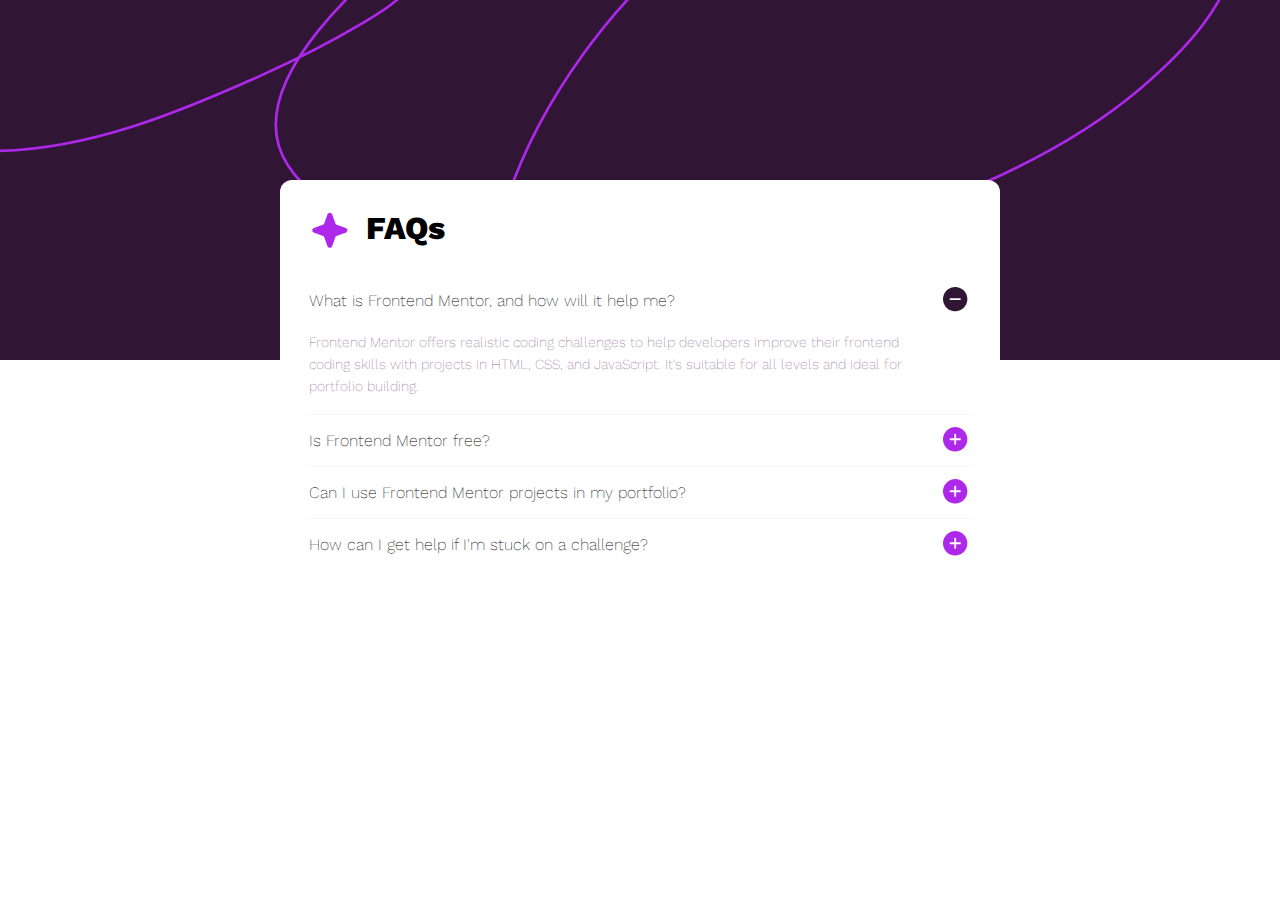
<file: index.html>
<!DOCTYPE html>
<html lang="en">

<head>
    <meta charset="UTF-8">
    <meta name="viewport" content="width=device-width, initial-scale=1.0">
    <title>exam-j.s</title>

    <!-- links -->
    <link rel="stylesheet" href="./css/style.css">

    <!-- font-family -->
    <link rel="stylesheet" href="./fonts/stylesheet.css">

</head>

<body>
    <section class="hero-sec">
        <div class="column-div">
            
            <div class="logo">
                <img src="./img/logo.png" alt="">
                <h1>FAQs</h1>
            </div>

            <div class="column-p">
                <div class="flex-text">
                    <h2>What is Frontend Mentor, and how will it help me?</h2>

                    <button>
                        <svg id="minus" id="minus" xmlns="http://www.w3.org/2000/svg" width="31" height="32" viewBox="0 0 31 32"
                            fill="none">
                            <path
                                d="M15.2 3.90301C12.7897 3.90321 10.4336 4.61813 8.42955 5.95737C6.42554 7.29662 4.86366 9.20004 3.94141 11.4269C3.01915 13.6538 2.77795 16.1042 3.2483 18.4682C3.71866 20.8322 4.87943 23.0036 6.58386 24.7079C8.28828 26.4122 10.4598 27.5728 12.8238 28.0429C15.1878 28.5131 17.6382 28.2717 19.865 27.3492C22.0918 26.4268 23.9951 24.8648 25.3342 22.8606C26.6733 20.8565 27.388 18.5003 27.388 16.09C27.3848 12.8585 26.0997 9.7603 23.8147 7.4753C21.5297 5.19029 18.4315 3.90618 15.2 3.90301ZM19.888 17.027H10.513C10.2697 17.0191 10.039 16.9168 9.86963 16.7419C9.7003 16.5669 9.60564 16.333 9.60564 16.0895C9.60564 15.846 9.7003 15.6121 9.86963 15.4372C10.039 15.2622 10.2697 15.16 10.513 15.152H19.887C20.1358 15.152 20.3744 15.2508 20.5503 15.4267C20.7262 15.6027 20.825 15.8412 20.825 16.09C20.825 16.3388 20.7262 16.5774 20.5503 16.7533C20.3744 16.9292 20.1358 17.028 19.887 17.028L19.888 17.027Z"
                                fill="#301534" />
                        </svg>
                    </button>
                </div>

                <p id="p1">
                    Frontend Mentor offers realistic coding challenges to help developers improve their frontend <br>
                    coding skills with projects in HTML, CSS, and JavaScript. It's suitable for all levels and ideal for
                    <br>
                    portfolio building.
                </p>
            </div>

            <!-- 3-divs -->
            <div class="box">
                <div class="flex-text">
                    <h2>Is Frontend Mentor free?</h2>

                    <button class="btn-plus">
                        <svg id="plus" xmlns="http://www.w3.org/2000/svg" width="31" height="32" viewBox="0 0 31 32"
                            fill="none">
                            <path
                                d="M15.2 4.083C12.7897 4.0832 10.4336 4.79812 8.42955 6.13737C6.42554 7.47661 4.86366 9.38003 3.94141 11.6069C3.01915 13.8338 2.77795 16.2842 3.2483 18.6482C3.71866 21.0122 4.87943 23.1836 6.58386 24.8879C8.28828 26.5921 10.4598 27.7527 12.8238 28.2229C15.1878 28.6931 17.6382 28.4517 19.865 27.5292C22.0918 26.6068 23.9951 25.0448 25.3342 23.0406C26.6733 21.0365 27.388 18.6803 27.388 16.27C27.384 13.0388 26.0987 9.941 23.8138 7.65617C21.529 5.37133 18.4313 4.08697 15.2 4.083ZM19.888 17.207H16.138V20.957C16.138 21.2058 16.0392 21.4444 15.8633 21.6203C15.6874 21.7962 15.4488 21.895 15.2 21.895C14.9512 21.895 14.7127 21.7962 14.5367 21.6203C14.3608 21.4444 14.262 21.2058 14.262 20.957V17.207H10.512C10.2687 17.1991 10.038 17.0968 9.86863 16.9219C9.6993 16.7469 9.60464 16.513 9.60464 16.2695C9.60464 16.026 9.6993 15.7921 9.86863 15.6172C10.038 15.4422 10.2687 15.3399 10.512 15.332H14.262V11.582C14.262 11.3332 14.3608 11.0946 14.5367 10.9187C14.7127 10.7428 14.9512 10.644 15.2 10.644C15.4488 10.644 15.6874 10.7428 15.8633 10.9187C16.0392 11.0946 16.138 11.3332 16.138 11.582V15.332H19.888C20.1368 15.332 20.3754 15.4308 20.5513 15.6067C20.7272 15.7826 20.826 16.0212 20.826 16.27C20.826 16.5188 20.7272 16.7574 20.5513 16.9333C20.3754 17.1092 20.1368 17.207 19.888 17.207Z"
                                fill="#AD28EB" />
                        </svg>
                    </button>
                </div>

                <p class="display-none">
                    Frontend Mentor offers realistic coding challenges to help developers improve their frontend <br>
                    coding skills with projects in HTML, CSS, and JavaScript. It's suitable for all levels and ideal for
                    <br>
                    portfolio building.
                </p>
            </div>

            <div class="box">
                <div class="flex-text">
                    <h2>Can I use Frontend Mentor projects in my portfolio?</h2>

                    <button class="btn-plus">
                        <svg id="plus" xmlns="http://www.w3.org/2000/svg" width="31" height="32" viewBox="0 0 31 32"
                            fill="none">
                            <path
                                d="M15.2 4.083C12.7897 4.0832 10.4336 4.79812 8.42955 6.13737C6.42554 7.47661 4.86366 9.38003 3.94141 11.6069C3.01915 13.8338 2.77795 16.2842 3.2483 18.6482C3.71866 21.0122 4.87943 23.1836 6.58386 24.8879C8.28828 26.5921 10.4598 27.7527 12.8238 28.2229C15.1878 28.6931 17.6382 28.4517 19.865 27.5292C22.0918 26.6068 23.9951 25.0448 25.3342 23.0406C26.6733 21.0365 27.388 18.6803 27.388 16.27C27.384 13.0388 26.0987 9.941 23.8138 7.65617C21.529 5.37133 18.4313 4.08697 15.2 4.083ZM19.888 17.207H16.138V20.957C16.138 21.2058 16.0392 21.4444 15.8633 21.6203C15.6874 21.7962 15.4488 21.895 15.2 21.895C14.9512 21.895 14.7127 21.7962 14.5367 21.6203C14.3608 21.4444 14.262 21.2058 14.262 20.957V17.207H10.512C10.2687 17.1991 10.038 17.0968 9.86863 16.9219C9.6993 16.7469 9.60464 16.513 9.60464 16.2695C9.60464 16.026 9.6993 15.7921 9.86863 15.6172C10.038 15.4422 10.2687 15.3399 10.512 15.332H14.262V11.582C14.262 11.3332 14.3608 11.0946 14.5367 10.9187C14.7127 10.7428 14.9512 10.644 15.2 10.644C15.4488 10.644 15.6874 10.7428 15.8633 10.9187C16.0392 11.0946 16.138 11.3332 16.138 11.582V15.332H19.888C20.1368 15.332 20.3754 15.4308 20.5513 15.6067C20.7272 15.7826 20.826 16.0212 20.826 16.27C20.826 16.5188 20.7272 16.7574 20.5513 16.9333C20.3754 17.1092 20.1368 17.207 19.888 17.207Z"
                                fill="#AD28EB" />
                        </svg>
                    </button>
                </div>

                <p class="display-none">
                    Frontend Mentor offers realistic coding challenges to help developers improve their frontend <br>
                    coding skills with projects in HTML, CSS, and JavaScript. It's suitable for all levels and ideal for
                    <br>
                    portfolio building.
                </p>
            </div>

            <div class="box not">
                <div class="flex-text">
                    <h2>How can I get help if I'm stuck on a challenge?</h2>

                    <button class="btn-plus">
                        <svg id="plus" xmlns="http://www.w3.org/2000/svg" width="31" height="32" viewBox="0 0 31 32"
                        fill="none">
                        <path
                            d="M15.2 4.083C12.7897 4.0832 10.4336 4.79812 8.42955 6.13737C6.42554 7.47661 4.86366 9.38003 3.94141 11.6069C3.01915 13.8338 2.77795 16.2842 3.2483 18.6482C3.71866 21.0122 4.87943 23.1836 6.58386 24.8879C8.28828 26.5921 10.4598 27.7527 12.8238 28.2229C15.1878 28.6931 17.6382 28.4517 19.865 27.5292C22.0918 26.6068 23.9951 25.0448 25.3342 23.0406C26.6733 21.0365 27.388 18.6803 27.388 16.27C27.384 13.0388 26.0987 9.941 23.8138 7.65617C21.529 5.37133 18.4313 4.08697 15.2 4.083ZM19.888 17.207H16.138V20.957C16.138 21.2058 16.0392 21.4444 15.8633 21.6203C15.6874 21.7962 15.4488 21.895 15.2 21.895C14.9512 21.895 14.7127 21.7962 14.5367 21.6203C14.3608 21.4444 14.262 21.2058 14.262 20.957V17.207H10.512C10.2687 17.1991 10.038 17.0968 9.86863 16.9219C9.6993 16.7469 9.60464 16.513 9.60464 16.2695C9.60464 16.026 9.6993 15.7921 9.86863 15.6172C10.038 15.4422 10.2687 15.3399 10.512 15.332H14.262V11.582C14.262 11.3332 14.3608 11.0946 14.5367 10.9187C14.7127 10.7428 14.9512 10.644 15.2 10.644C15.4488 10.644 15.6874 10.7428 15.8633 10.9187C16.0392 11.0946 16.138 11.3332 16.138 11.582V15.332H19.888C20.1368 15.332 20.3754 15.4308 20.5513 15.6067C20.7272 15.7826 20.826 16.0212 20.826 16.27C20.826 16.5188 20.7272 16.7574 20.5513 16.9333C20.3754 17.1092 20.1368 17.207 19.888 17.207Z"
                            fill="#AD28EB" />
                    </svg>
                    </button>
                </div>

                <p class="display-none">
                    Frontend Mentor offers realistic coding challenges to help developers improve their frontend <br>
                    coding skills with projects in HTML, CSS, and JavaScript. It's suitable for all levels and ideal for
                    <br>
                    portfolio building.
                </p>
            </div>
        </div>
    </section>

    <script type="text/JavaScript" src="./js/app.js"></script>
</body>

</html>
</file>
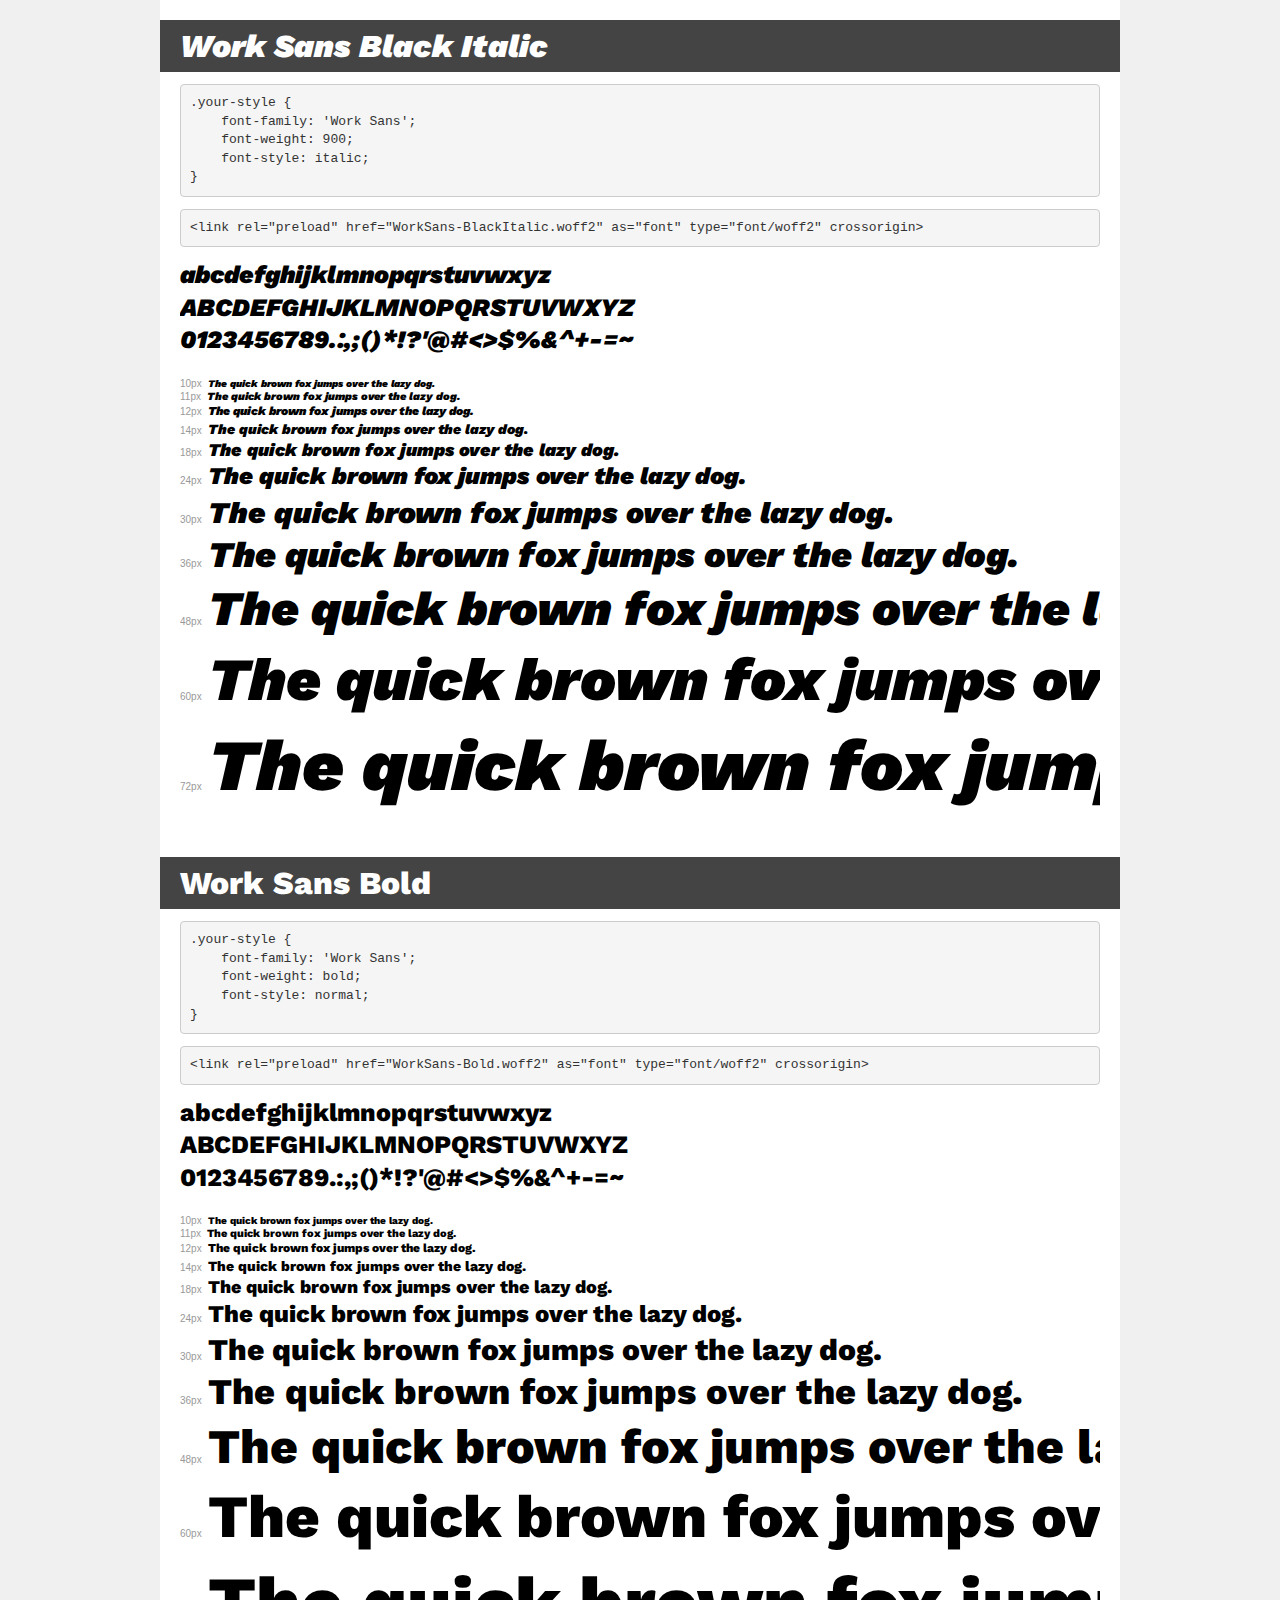
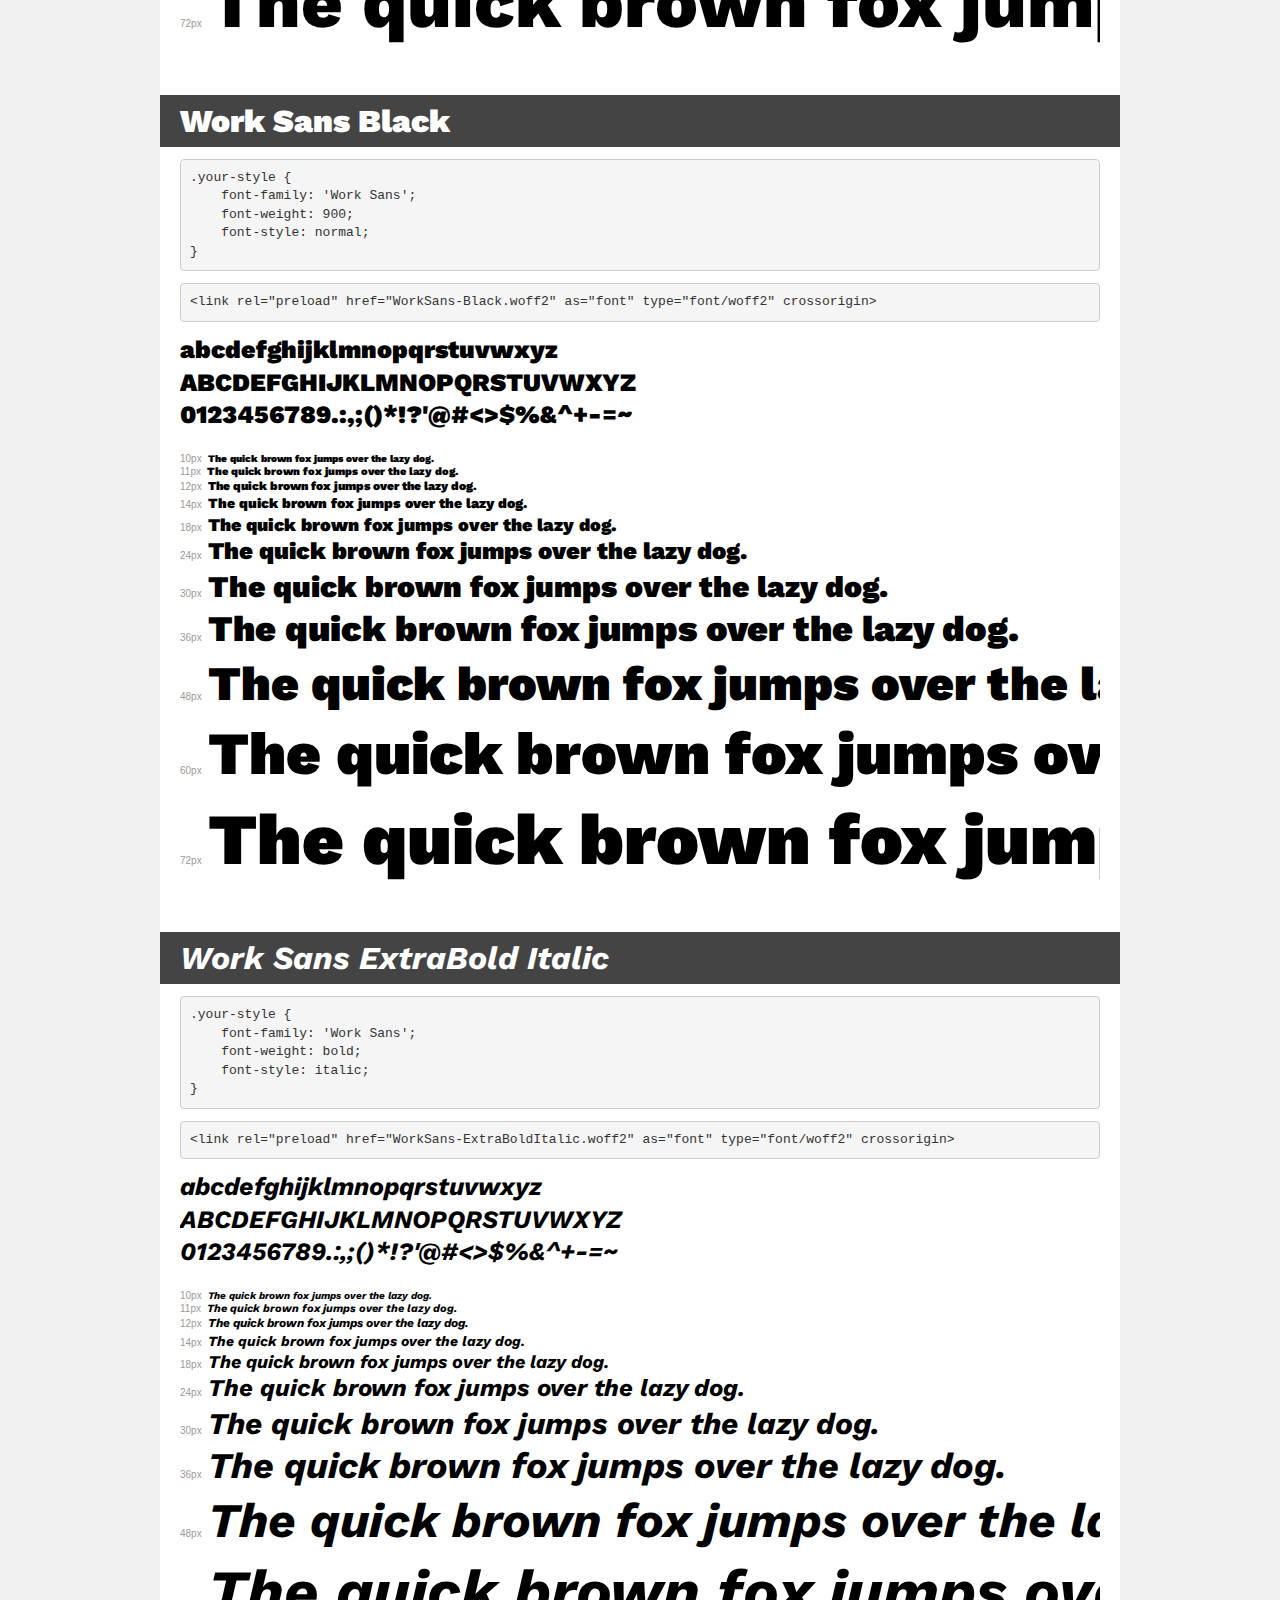
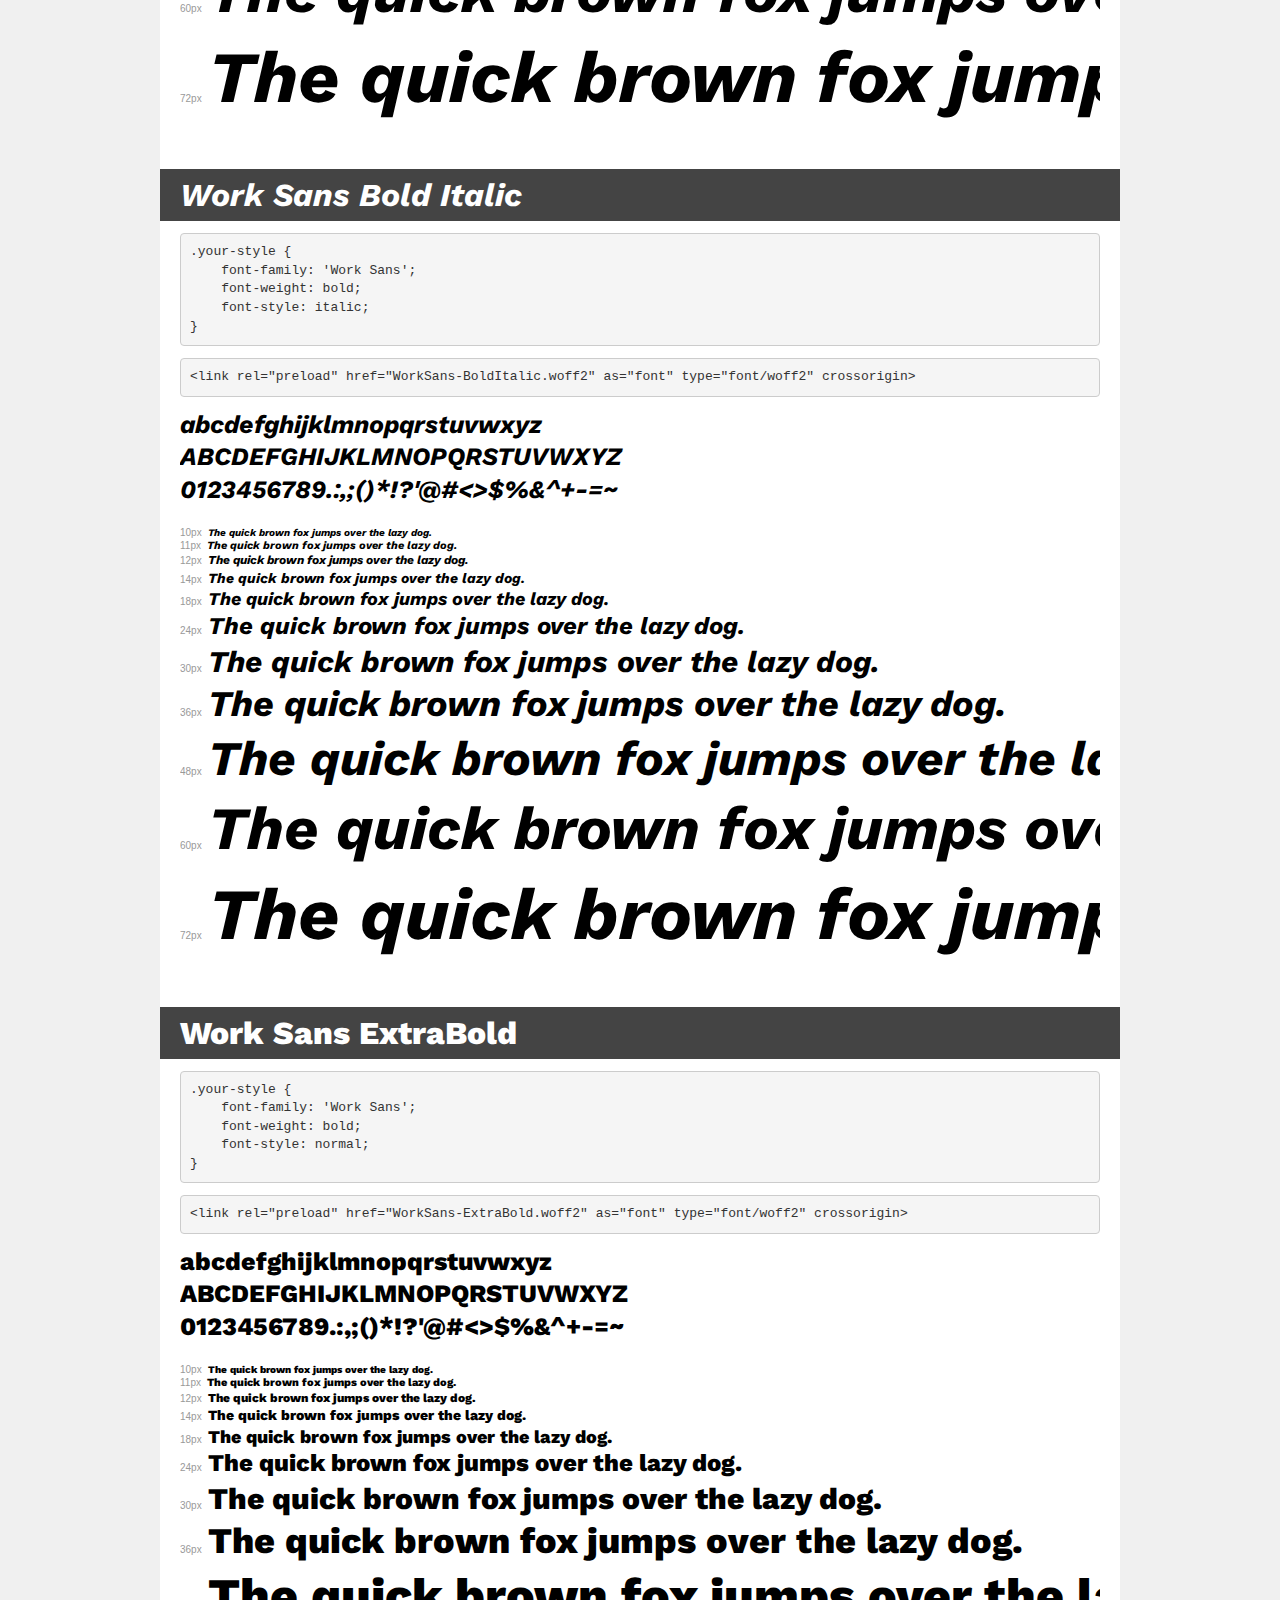
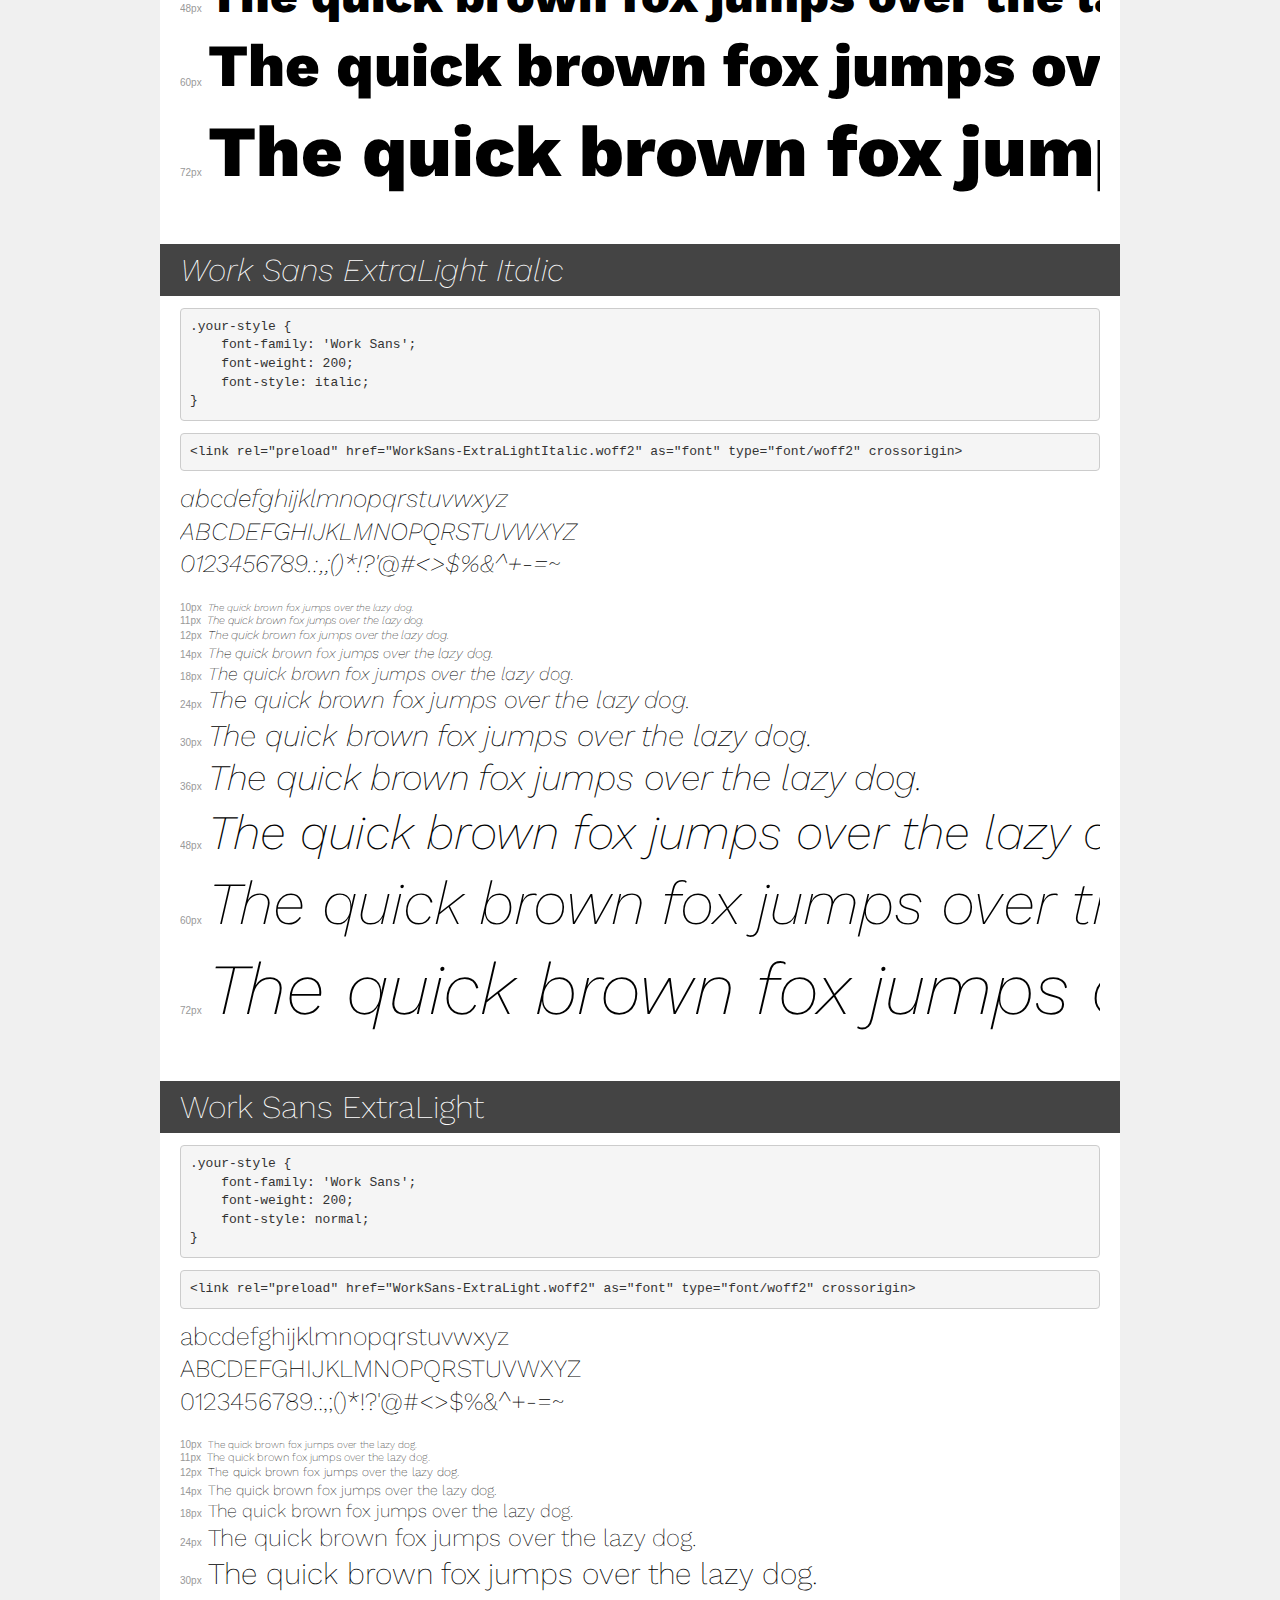
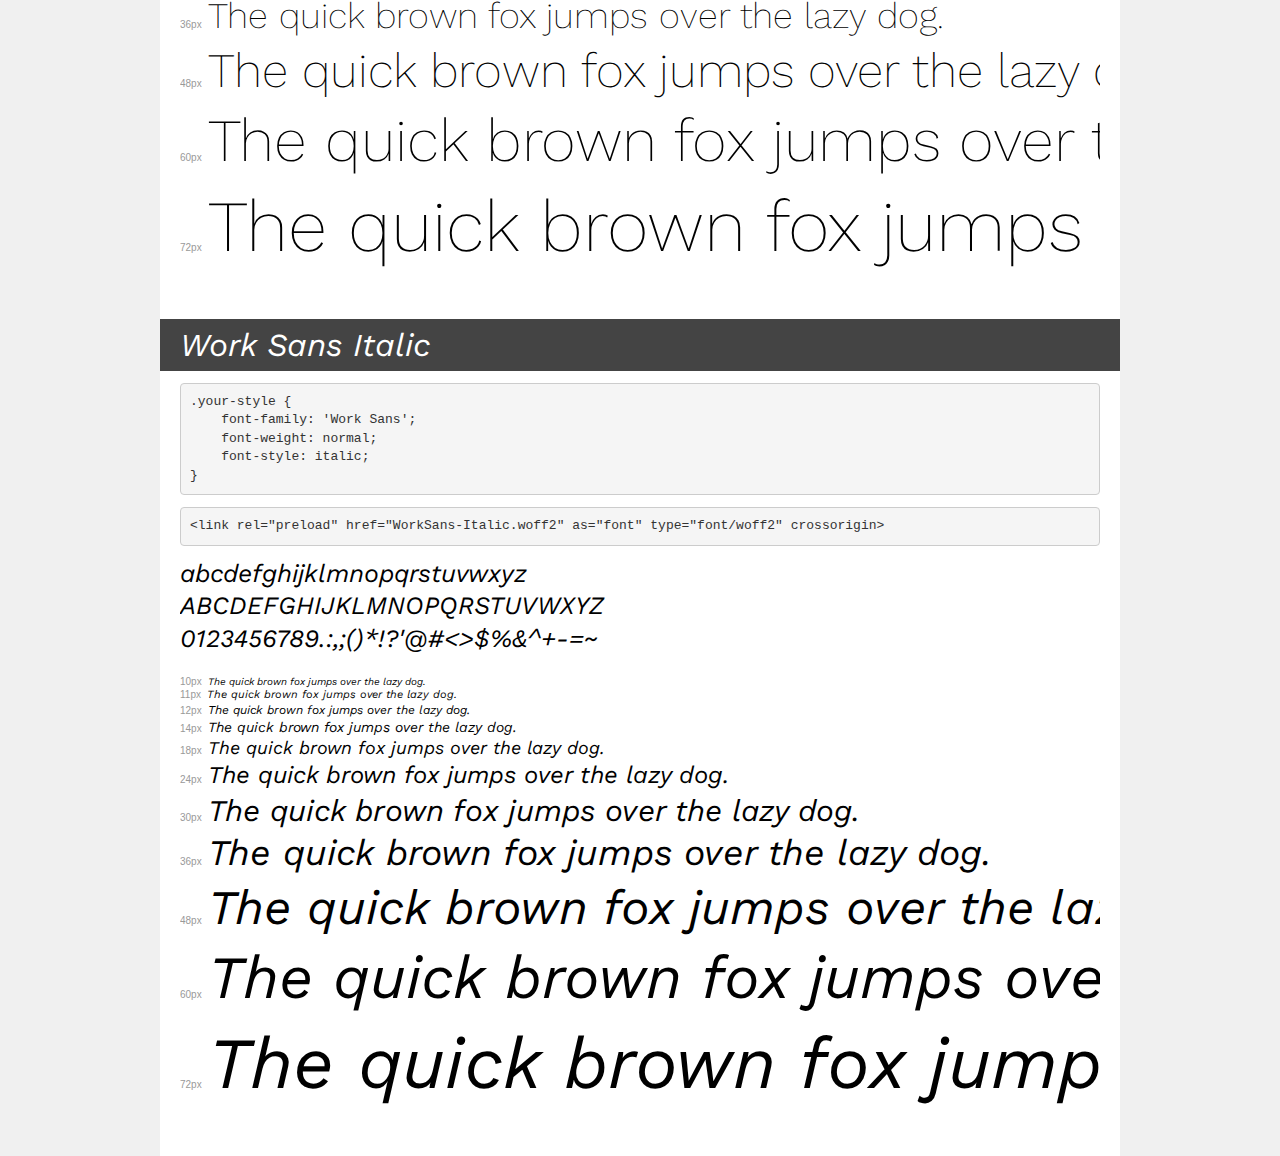
<file: fonts/demo.html>
<!DOCTYPE html>
<html lang="en">
<head>
    <meta charset="utf-8">
    <meta http-equiv="X-UA-Compatible" content="IE=edge">
    <meta name="viewport" content="width=device-width, initial-scale=1">
    <meta name="robots" content="noindex, noarchive">
    <meta name="format-detection" content="telephone=no">
    <title>Transfonter demo</title>
    <link href="stylesheet.css" rel="stylesheet">
    <style>
        /*
        http://meyerweb.com/eric/tools/css/reset/
        v2.0 | 20110126
        License: none (public domain)
        */
        html, body, div, span, applet, object, iframe,
        h1, h2, h3, h4, h5, h6, p, blockquote, pre,
        a, abbr, acronym, address, big, cite, code,
        del, dfn, em, img, ins, kbd, q, s, samp,
        small, strike, strong, sub, sup, tt, var,
        b, u, i, center,
        dl, dt, dd, ol, ul, li,
        fieldset, form, label, legend,
        table, caption, tbody, tfoot, thead, tr, th, td,
        article, aside, canvas, details, embed,
        figure, figcaption, footer, header, hgroup,
        menu, nav, output, ruby, section, summary,
        time, mark, audio, video {
            margin: 0;
            padding: 0;
            border: 0;
            font-size: 100%;
            font: inherit;
            vertical-align: baseline;
        }
        /* HTML5 display-role reset for older browsers */
        article, aside, details, figcaption, figure,
        footer, header, hgroup, menu, nav, section {
            display: block;
        }
        body {
            line-height: 1;
        }
        ol, ul {
            list-style: none;
        }
        blockquote, q {
            quotes: none;
        }
        blockquote:before, blockquote:after,
        q:before, q:after {
            content: '';
            content: none;
        }
        table {
            border-collapse: collapse;
            border-spacing: 0;
        }
        /* demo styles */
        body {
            background: #f0f0f0;
            color: #000;
        }
        .page {
            background: #fff;
            width: 920px;
            margin: 0 auto;
            padding: 20px 20px 0 20px;
            overflow: hidden;
        }
        .font-container {
            overflow-x: auto;
            overflow-y: hidden;
            margin-bottom: 40px;
            line-height: 1.3;
            white-space: nowrap;
            padding-bottom: 5px;
        }
        h1 {
            position: relative;
            background: #444;
            font-size: 32px;
            color: #fff;
            padding: 10px 20px;
            margin: 0 -20px 12px -20px;
        }
        .letters {
            font-size: 25px;
            margin-bottom: 20px;
        }
        .s10:before {
            content: '10px';
        }
        .s11:before {
            content: '11px';
        }
        .s12:before {
            content: '12px';
        }
        .s14:before {
            content: '14px';
        }
        .s18:before {
            content: '18px';
        }
        .s24:before {
            content: '24px';
        }
        .s30:before {
            content: '30px';
        }
        .s36:before {
            content: '36px';
        }
        .s48:before {
            content: '48px';
        }
        .s60:before {
            content: '60px';
        }
        .s72:before {
            content: '72px';
        }
        .s10:before, .s11:before, .s12:before, .s14:before,
        .s18:before, .s24:before, .s30:before, .s36:before,
        .s48:before, .s60:before, .s72:before {
            font-family: Arial, sans-serif;
            font-size: 10px;
            font-weight: normal;
            font-style: normal;
            color: #999;
            padding-right: 6px;
        }
        pre {
            display: block;
            padding: 9px;
            margin: 0 0 12px;
            font-family: Monaco, Menlo, Consolas, "Courier New", monospace;
            font-size: 13px;
            line-height: 1.428571429;
            color: #333;
            font-weight: normal;
            font-style: normal;
            background-color: #f5f5f5;
            border: 1px solid #ccc;
            overflow-x: auto;
            border-radius: 4px;
        }
        /* responsive */
        @media (max-width: 959px) {
            .page {
                width: auto;
                margin: 0;
            }
        }
    </style>
</head>
<body>
<div class="page">
    <div class="demo">
        <h1 style="font-family: 'Work Sans'; font-weight: 900; font-style: italic;">Work Sans Black Italic</h1>
        <pre title="Usage">.your-style {
    font-family: 'Work Sans';
    font-weight: 900;
    font-style: italic;
}</pre>
        <pre title="Preload (optional)">
&lt;link rel=&quot;preload&quot; href=&quot;WorkSans-BlackItalic.woff2&quot; as=&quot;font&quot; type=&quot;font/woff2&quot; crossorigin&gt;</pre>
        <div class="font-container" style="font-family: 'Work Sans'; font-weight: 900; font-style: italic;">
            <p class="letters">
                abcdefghijklmnopqrstuvwxyz<br>
ABCDEFGHIJKLMNOPQRSTUVWXYZ<br>
                0123456789.:,;()*!?'@#&lt;&gt;$%&^+-=~
            </p>
            <p class="s10" style="font-size: 10px;">The quick brown fox jumps over the lazy dog.</p>
            <p class="s11" style="font-size: 11px;">The quick brown fox jumps over the lazy dog.</p>
            <p class="s12" style="font-size: 12px;">The quick brown fox jumps over the lazy dog.</p>
            <p class="s14" style="font-size: 14px;">The quick brown fox jumps over the lazy dog.</p>
            <p class="s18" style="font-size: 18px;">The quick brown fox jumps over the lazy dog.</p>
            <p class="s24" style="font-size: 24px;">The quick brown fox jumps over the lazy dog.</p>
            <p class="s30" style="font-size: 30px;">The quick brown fox jumps over the lazy dog.</p>
            <p class="s36" style="font-size: 36px;">The quick brown fox jumps over the lazy dog.</p>
            <p class="s48" style="font-size: 48px;">The quick brown fox jumps over the lazy dog.</p>
            <p class="s60" style="font-size: 60px;">The quick brown fox jumps over the lazy dog.</p>
            <p class="s72" style="font-size: 72px;">The quick brown fox jumps over the lazy dog.</p>
        </div>
    </div>

    <div class="demo">
        <h1 style="font-family: 'Work Sans'; font-weight: bold; font-style: normal;">Work Sans Bold</h1>
        <pre title="Usage">.your-style {
    font-family: 'Work Sans';
    font-weight: bold;
    font-style: normal;
}</pre>
        <pre title="Preload (optional)">
&lt;link rel=&quot;preload&quot; href=&quot;WorkSans-Bold.woff2&quot; as=&quot;font&quot; type=&quot;font/woff2&quot; crossorigin&gt;</pre>
        <div class="font-container" style="font-family: 'Work Sans'; font-weight: bold; font-style: normal;">
            <p class="letters">
                abcdefghijklmnopqrstuvwxyz<br>
ABCDEFGHIJKLMNOPQRSTUVWXYZ<br>
                0123456789.:,;()*!?'@#&lt;&gt;$%&^+-=~
            </p>
            <p class="s10" style="font-size: 10px;">The quick brown fox jumps over the lazy dog.</p>
            <p class="s11" style="font-size: 11px;">The quick brown fox jumps over the lazy dog.</p>
            <p class="s12" style="font-size: 12px;">The quick brown fox jumps over the lazy dog.</p>
            <p class="s14" style="font-size: 14px;">The quick brown fox jumps over the lazy dog.</p>
            <p class="s18" style="font-size: 18px;">The quick brown fox jumps over the lazy dog.</p>
            <p class="s24" style="font-size: 24px;">The quick brown fox jumps over the lazy dog.</p>
            <p class="s30" style="font-size: 30px;">The quick brown fox jumps over the lazy dog.</p>
            <p class="s36" style="font-size: 36px;">The quick brown fox jumps over the lazy dog.</p>
            <p class="s48" style="font-size: 48px;">The quick brown fox jumps over the lazy dog.</p>
            <p class="s60" style="font-size: 60px;">The quick brown fox jumps over the lazy dog.</p>
            <p class="s72" style="font-size: 72px;">The quick brown fox jumps over the lazy dog.</p>
        </div>
    </div>

    <div class="demo">
        <h1 style="font-family: 'Work Sans'; font-weight: 900; font-style: normal;">Work Sans Black</h1>
        <pre title="Usage">.your-style {
    font-family: 'Work Sans';
    font-weight: 900;
    font-style: normal;
}</pre>
        <pre title="Preload (optional)">
&lt;link rel=&quot;preload&quot; href=&quot;WorkSans-Black.woff2&quot; as=&quot;font&quot; type=&quot;font/woff2&quot; crossorigin&gt;</pre>
        <div class="font-container" style="font-family: 'Work Sans'; font-weight: 900; font-style: normal;">
            <p class="letters">
                abcdefghijklmnopqrstuvwxyz<br>
ABCDEFGHIJKLMNOPQRSTUVWXYZ<br>
                0123456789.:,;()*!?'@#&lt;&gt;$%&^+-=~
            </p>
            <p class="s10" style="font-size: 10px;">The quick brown fox jumps over the lazy dog.</p>
            <p class="s11" style="font-size: 11px;">The quick brown fox jumps over the lazy dog.</p>
            <p class="s12" style="font-size: 12px;">The quick brown fox jumps over the lazy dog.</p>
            <p class="s14" style="font-size: 14px;">The quick brown fox jumps over the lazy dog.</p>
            <p class="s18" style="font-size: 18px;">The quick brown fox jumps over the lazy dog.</p>
            <p class="s24" style="font-size: 24px;">The quick brown fox jumps over the lazy dog.</p>
            <p class="s30" style="font-size: 30px;">The quick brown fox jumps over the lazy dog.</p>
            <p class="s36" style="font-size: 36px;">The quick brown fox jumps over the lazy dog.</p>
            <p class="s48" style="font-size: 48px;">The quick brown fox jumps over the lazy dog.</p>
            <p class="s60" style="font-size: 60px;">The quick brown fox jumps over the lazy dog.</p>
            <p class="s72" style="font-size: 72px;">The quick brown fox jumps over the lazy dog.</p>
        </div>
    </div>

    <div class="demo">
        <h1 style="font-family: 'Work Sans'; font-weight: bold; font-style: italic;">Work Sans ExtraBold Italic</h1>
        <pre title="Usage">.your-style {
    font-family: 'Work Sans';
    font-weight: bold;
    font-style: italic;
}</pre>
        <pre title="Preload (optional)">
&lt;link rel=&quot;preload&quot; href=&quot;WorkSans-ExtraBoldItalic.woff2&quot; as=&quot;font&quot; type=&quot;font/woff2&quot; crossorigin&gt;</pre>
        <div class="font-container" style="font-family: 'Work Sans'; font-weight: bold; font-style: italic;">
            <p class="letters">
                abcdefghijklmnopqrstuvwxyz<br>
ABCDEFGHIJKLMNOPQRSTUVWXYZ<br>
                0123456789.:,;()*!?'@#&lt;&gt;$%&^+-=~
            </p>
            <p class="s10" style="font-size: 10px;">The quick brown fox jumps over the lazy dog.</p>
            <p class="s11" style="font-size: 11px;">The quick brown fox jumps over the lazy dog.</p>
            <p class="s12" style="font-size: 12px;">The quick brown fox jumps over the lazy dog.</p>
            <p class="s14" style="font-size: 14px;">The quick brown fox jumps over the lazy dog.</p>
            <p class="s18" style="font-size: 18px;">The quick brown fox jumps over the lazy dog.</p>
            <p class="s24" style="font-size: 24px;">The quick brown fox jumps over the lazy dog.</p>
            <p class="s30" style="font-size: 30px;">The quick brown fox jumps over the lazy dog.</p>
            <p class="s36" style="font-size: 36px;">The quick brown fox jumps over the lazy dog.</p>
            <p class="s48" style="font-size: 48px;">The quick brown fox jumps over the lazy dog.</p>
            <p class="s60" style="font-size: 60px;">The quick brown fox jumps over the lazy dog.</p>
            <p class="s72" style="font-size: 72px;">The quick brown fox jumps over the lazy dog.</p>
        </div>
    </div>

    <div class="demo">
        <h1 style="font-family: 'Work Sans'; font-weight: bold; font-style: italic;">Work Sans Bold Italic</h1>
        <pre title="Usage">.your-style {
    font-family: 'Work Sans';
    font-weight: bold;
    font-style: italic;
}</pre>
        <pre title="Preload (optional)">
&lt;link rel=&quot;preload&quot; href=&quot;WorkSans-BoldItalic.woff2&quot; as=&quot;font&quot; type=&quot;font/woff2&quot; crossorigin&gt;</pre>
        <div class="font-container" style="font-family: 'Work Sans'; font-weight: bold; font-style: italic;">
            <p class="letters">
                abcdefghijklmnopqrstuvwxyz<br>
ABCDEFGHIJKLMNOPQRSTUVWXYZ<br>
                0123456789.:,;()*!?'@#&lt;&gt;$%&^+-=~
            </p>
            <p class="s10" style="font-size: 10px;">The quick brown fox jumps over the lazy dog.</p>
            <p class="s11" style="font-size: 11px;">The quick brown fox jumps over the lazy dog.</p>
            <p class="s12" style="font-size: 12px;">The quick brown fox jumps over the lazy dog.</p>
            <p class="s14" style="font-size: 14px;">The quick brown fox jumps over the lazy dog.</p>
            <p class="s18" style="font-size: 18px;">The quick brown fox jumps over the lazy dog.</p>
            <p class="s24" style="font-size: 24px;">The quick brown fox jumps over the lazy dog.</p>
            <p class="s30" style="font-size: 30px;">The quick brown fox jumps over the lazy dog.</p>
            <p class="s36" style="font-size: 36px;">The quick brown fox jumps over the lazy dog.</p>
            <p class="s48" style="font-size: 48px;">The quick brown fox jumps over the lazy dog.</p>
            <p class="s60" style="font-size: 60px;">The quick brown fox jumps over the lazy dog.</p>
            <p class="s72" style="font-size: 72px;">The quick brown fox jumps over the lazy dog.</p>
        </div>
    </div>

    <div class="demo">
        <h1 style="font-family: 'Work Sans'; font-weight: bold; font-style: normal;">Work Sans ExtraBold</h1>
        <pre title="Usage">.your-style {
    font-family: 'Work Sans';
    font-weight: bold;
    font-style: normal;
}</pre>
        <pre title="Preload (optional)">
&lt;link rel=&quot;preload&quot; href=&quot;WorkSans-ExtraBold.woff2&quot; as=&quot;font&quot; type=&quot;font/woff2&quot; crossorigin&gt;</pre>
        <div class="font-container" style="font-family: 'Work Sans'; font-weight: bold; font-style: normal;">
            <p class="letters">
                abcdefghijklmnopqrstuvwxyz<br>
ABCDEFGHIJKLMNOPQRSTUVWXYZ<br>
                0123456789.:,;()*!?'@#&lt;&gt;$%&^+-=~
            </p>
            <p class="s10" style="font-size: 10px;">The quick brown fox jumps over the lazy dog.</p>
            <p class="s11" style="font-size: 11px;">The quick brown fox jumps over the lazy dog.</p>
            <p class="s12" style="font-size: 12px;">The quick brown fox jumps over the lazy dog.</p>
            <p class="s14" style="font-size: 14px;">The quick brown fox jumps over the lazy dog.</p>
            <p class="s18" style="font-size: 18px;">The quick brown fox jumps over the lazy dog.</p>
            <p class="s24" style="font-size: 24px;">The quick brown fox jumps over the lazy dog.</p>
            <p class="s30" style="font-size: 30px;">The quick brown fox jumps over the lazy dog.</p>
            <p class="s36" style="font-size: 36px;">The quick brown fox jumps over the lazy dog.</p>
            <p class="s48" style="font-size: 48px;">The quick brown fox jumps over the lazy dog.</p>
            <p class="s60" style="font-size: 60px;">The quick brown fox jumps over the lazy dog.</p>
            <p class="s72" style="font-size: 72px;">The quick brown fox jumps over the lazy dog.</p>
        </div>
    </div>

    <div class="demo">
        <h1 style="font-family: 'Work Sans'; font-weight: 200; font-style: italic;">Work Sans ExtraLight Italic</h1>
        <pre title="Usage">.your-style {
    font-family: 'Work Sans';
    font-weight: 200;
    font-style: italic;
}</pre>
        <pre title="Preload (optional)">
&lt;link rel=&quot;preload&quot; href=&quot;WorkSans-ExtraLightItalic.woff2&quot; as=&quot;font&quot; type=&quot;font/woff2&quot; crossorigin&gt;</pre>
        <div class="font-container" style="font-family: 'Work Sans'; font-weight: 200; font-style: italic;">
            <p class="letters">
                abcdefghijklmnopqrstuvwxyz<br>
ABCDEFGHIJKLMNOPQRSTUVWXYZ<br>
                0123456789.:,;()*!?'@#&lt;&gt;$%&^+-=~
            </p>
            <p class="s10" style="font-size: 10px;">The quick brown fox jumps over the lazy dog.</p>
            <p class="s11" style="font-size: 11px;">The quick brown fox jumps over the lazy dog.</p>
            <p class="s12" style="font-size: 12px;">The quick brown fox jumps over the lazy dog.</p>
            <p class="s14" style="font-size: 14px;">The quick brown fox jumps over the lazy dog.</p>
            <p class="s18" style="font-size: 18px;">The quick brown fox jumps over the lazy dog.</p>
            <p class="s24" style="font-size: 24px;">The quick brown fox jumps over the lazy dog.</p>
            <p class="s30" style="font-size: 30px;">The quick brown fox jumps over the lazy dog.</p>
            <p class="s36" style="font-size: 36px;">The quick brown fox jumps over the lazy dog.</p>
            <p class="s48" style="font-size: 48px;">The quick brown fox jumps over the lazy dog.</p>
            <p class="s60" style="font-size: 60px;">The quick brown fox jumps over the lazy dog.</p>
            <p class="s72" style="font-size: 72px;">The quick brown fox jumps over the lazy dog.</p>
        </div>
    </div>

    <div class="demo">
        <h1 style="font-family: 'Work Sans'; font-weight: 200; font-style: normal;">Work Sans ExtraLight</h1>
        <pre title="Usage">.your-style {
    font-family: 'Work Sans';
    font-weight: 200;
    font-style: normal;
}</pre>
        <pre title="Preload (optional)">
&lt;link rel=&quot;preload&quot; href=&quot;WorkSans-ExtraLight.woff2&quot; as=&quot;font&quot; type=&quot;font/woff2&quot; crossorigin&gt;</pre>
        <div class="font-container" style="font-family: 'Work Sans'; font-weight: 200; font-style: normal;">
            <p class="letters">
                abcdefghijklmnopqrstuvwxyz<br>
ABCDEFGHIJKLMNOPQRSTUVWXYZ<br>
                0123456789.:,;()*!?'@#&lt;&gt;$%&^+-=~
            </p>
            <p class="s10" style="font-size: 10px;">The quick brown fox jumps over the lazy dog.</p>
            <p class="s11" style="font-size: 11px;">The quick brown fox jumps over the lazy dog.</p>
            <p class="s12" style="font-size: 12px;">The quick brown fox jumps over the lazy dog.</p>
            <p class="s14" style="font-size: 14px;">The quick brown fox jumps over the lazy dog.</p>
            <p class="s18" style="font-size: 18px;">The quick brown fox jumps over the lazy dog.</p>
            <p class="s24" style="font-size: 24px;">The quick brown fox jumps over the lazy dog.</p>
            <p class="s30" style="font-size: 30px;">The quick brown fox jumps over the lazy dog.</p>
            <p class="s36" style="font-size: 36px;">The quick brown fox jumps over the lazy dog.</p>
            <p class="s48" style="font-size: 48px;">The quick brown fox jumps over the lazy dog.</p>
            <p class="s60" style="font-size: 60px;">The quick brown fox jumps over the lazy dog.</p>
            <p class="s72" style="font-size: 72px;">The quick brown fox jumps over the lazy dog.</p>
        </div>
    </div>

    <div class="demo">
        <h1 style="font-family: 'Work Sans'; font-weight: normal; font-style: italic;">Work Sans Italic</h1>
        <pre title="Usage">.your-style {
    font-family: 'Work Sans';
    font-weight: normal;
    font-style: italic;
}</pre>
        <pre title="Preload (optional)">
&lt;link rel=&quot;preload&quot; href=&quot;WorkSans-Italic.woff2&quot; as=&quot;font&quot; type=&quot;font/woff2&quot; crossorigin&gt;</pre>
        <div class="font-container" style="font-family: 'Work Sans'; font-weight: normal; font-style: italic;">
            <p class="letters">
                abcdefghijklmnopqrstuvwxyz<br>
ABCDEFGHIJKLMNOPQRSTUVWXYZ<br>
                0123456789.:,;()*!?'@#&lt;&gt;$%&^+-=~
            </p>
            <p class="s10" style="font-size: 10px;">The quick brown fox jumps over the lazy dog.</p>
            <p class="s11" style="font-size: 11px;">The quick brown fox jumps over the lazy dog.</p>
            <p class="s12" style="font-size: 12px;">The quick brown fox jumps over the lazy dog.</p>
            <p class="s14" style="font-size: 14px;">The quick brown fox jumps over the lazy dog.</p>
            <p class="s18" style="font-size: 18px;">The quick brown fox jumps over the lazy dog.</p>
            <p class="s24" style="font-size: 24px;">The quick brown fox jumps over the lazy dog.</p>
            <p class="s30" style="font-size: 30px;">The quick brown fox jumps over the lazy dog.</p>
            <p class="s36" style="font-size: 36px;">The quick brown fox jumps over the lazy dog.</p>
            <p class="s48" style="font-size: 48px;">The quick brown fox jumps over the lazy dog.</p>
            <p class="s60" style="font-size: 60px;">The quick brown fox jumps over the lazy dog.</p>
            <p class="s72" style="font-size: 72px;">The quick brown fox jumps over the lazy dog.</p>
        </div>
    </div>

</div>
</body>
</html>
</file>
<file: fonts/stylesheet.css>
@font-face {
    font-family: 'Work Sans';
    src: url('WorkSans-BlackItalic.woff2') format('woff2'),
        url('WorkSans-BlackItalic.woff') format('woff');
    font-weight: 900;
    font-style: italic;
    font-display: swap;
}

@font-face {
    font-family: 'Work Sans';
    src: url('WorkSans-Bold.woff2') format('woff2'),
        url('WorkSans-Bold.woff') format('woff');
    font-weight: bold;
    font-style: normal;
    font-display: swap;
}

@font-face {
    font-family: 'Work Sans';
    src: url('WorkSans-Black.woff2') format('woff2'),
        url('WorkSans-Black.woff') format('woff');
    font-weight: 900;
    font-style: normal;
    font-display: swap;
}

@font-face {
    font-family: 'Work Sans';
    src: url('WorkSans-ExtraBoldItalic.woff2') format('woff2'),
        url('WorkSans-ExtraBoldItalic.woff') format('woff');
    font-weight: bold;
    font-style: italic;
    font-display: swap;
}

@font-face {
    font-family: 'Work Sans';
    src: url('WorkSans-BoldItalic.woff2') format('woff2'),
        url('WorkSans-BoldItalic.woff') format('woff');
    font-weight: bold;
    font-style: italic;
    font-display: swap;
}

@font-face {
    font-family: 'Work Sans';
    src: url('WorkSans-ExtraBold.woff2') format('woff2'),
        url('WorkSans-ExtraBold.woff') format('woff');
    font-weight: bold;
    font-style: normal;
    font-display: swap;
}

@font-face {
    font-family: 'Work Sans';
    src: url('WorkSans-ExtraLightItalic.woff2') format('woff2'),
        url('WorkSans-ExtraLightItalic.woff') format('woff');
    font-weight: 200;
    font-style: italic;
    font-display: swap;
}

@font-face {
    font-family: 'Work Sans';
    src: url('WorkSans-ExtraLight.woff2') format('woff2'),
        url('WorkSans-ExtraLight.woff') format('woff');
    font-weight: 200;
    font-style: normal;
    font-display: swap;
}

@font-face {
    font-family: 'Work Sans';
    src: url('WorkSans-Italic.woff2') format('woff2'),
        url('WorkSans-Italic.woff') format('woff');
    font-weight: normal;
    font-style: italic;
    font-display: swap;
}
</file>
<file: css/style.css>
/* reset */
* {
    margin: 0;
    padding: 0;
    box-sizing: border-box;
    font-style: normal;
    font-family: var(--work-sans);
    line-height: normal;
}

button {
    background: transparent;
    border: 0;
    cursor: pointer;
}

:root {
    /* fonts */

    font-size: 16px;

    --work-sans: 'Work Sans';

    /* colors */
    
    --black: #000;
    --love: #8C6991;
}

/* design-desk-top */
.hero-sec {
    background-color:  #301534;
    width: 100vw;
    height: 40vh;
    background-image: url(../img/back.svg);
    background-size: contain;
    background-repeat: no-repeat;
    display: flex;
    justify-content: center;
    align-items: center;
    padding: 2rem;
}

.column-div {
    background-color: white;
    border-radius: 0.75rem;
    margin-top: 20rem;
    padding: 1.8rem;
    width: 45rem;
    height: 20rem;
}

.logo {
    display: flex;
    gap: 1rem;
}

h1 {
    color: var(--black);
    font-size: 2rem;
    font-weight: 700;
}

.column-p {
    display: flex;
    flex-direction: column;
    row-gap: 0.8rem;
    border-bottom: 1px solid #F9F0FF;
    margin-top: 2rem;
}

.flex-text {
    display: flex;
    justify-content: space-between;
    align-items: center;
}

h2 {
    color: var(--black);
    font-size: 1rem;
    font-weight: 500;
}

#p1, .display-none {
    display: flex;
    color: var(--love);
    font-size: 0.875rem;
    font-weight: 500;
    line-height: 1.4rem;
    margin-bottom: 1rem;
}

#p1.show {
    display: none;
}

.box {
    border-bottom: 1px solid #F9F0FF;
    padding-top: 0.5rem;
    padding-bottom: 0.5rem;
}

.not {
    border-bottom: 0;
}

.display-none {
    display: none;
}

.display-none.show {
    display: flex;
}
</file>
